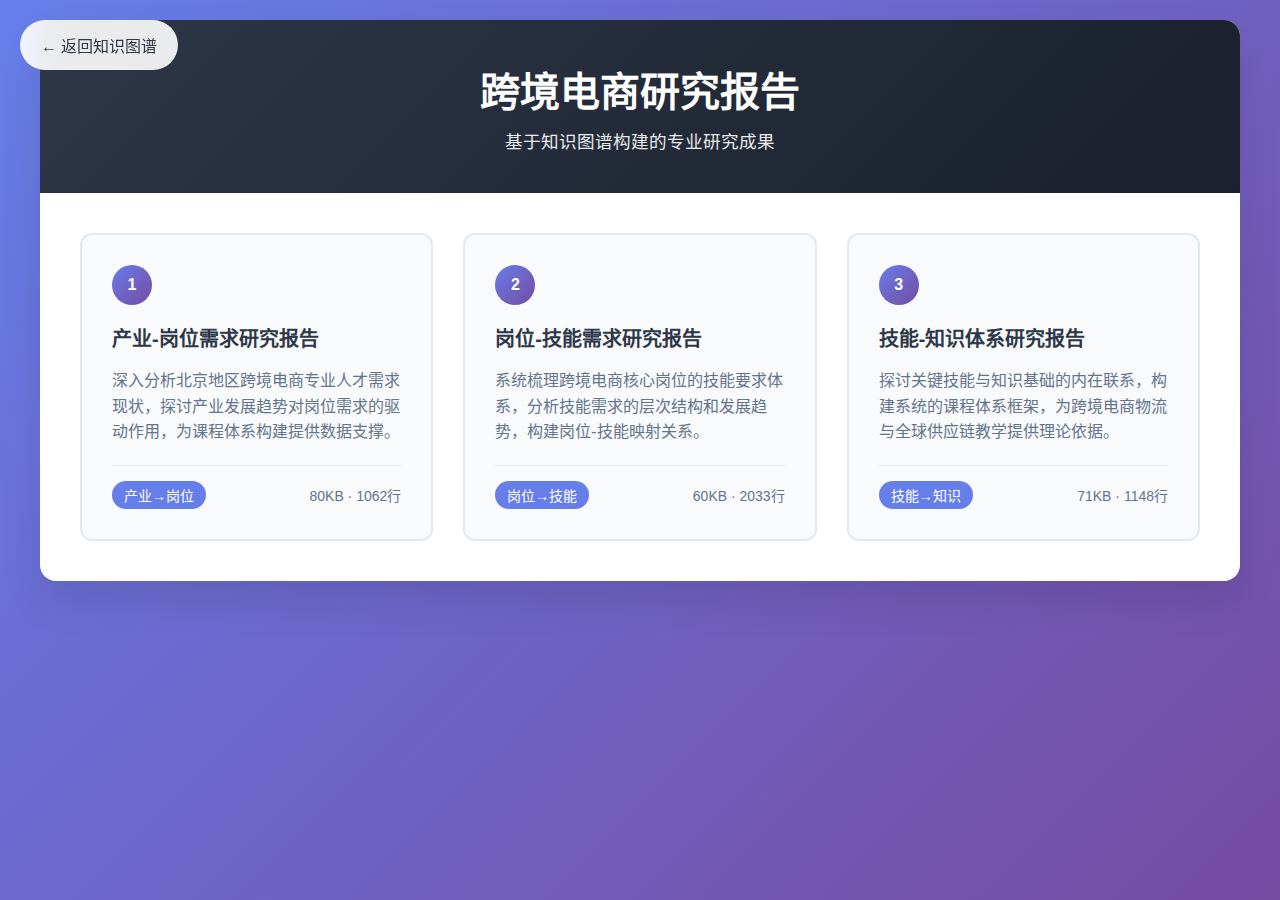
<file: 课件资源/研究报告/index.html>
<!DOCTYPE html>
<html lang="zh-CN">
<head>
    <meta charset="UTF-8">
    <meta name="viewport" content="width=device-width, initial-scale=1.0">
    <title>跨境电商研究报告目录</title>
    <style>
        * {
            margin: 0;
            padding: 0;
            box-sizing: border-box;
        }
        
        body {
            font-family: -apple-system, BlinkMacSystemFont, 'Segoe UI', 'Roboto', sans-serif;
            background: linear-gradient(135deg, #667eea 0%, #764ba2 100%);
            min-height: 100vh;
            padding: 20px;
        }
        
        .container {
            max-width: 1200px;
            margin: 0 auto;
            background: white;
            border-radius: 16px;
            box-shadow: 0 20px 40px rgba(0,0,0,0.1);
            overflow: hidden;
        }
        
        .header {
            background: linear-gradient(135deg, #2d3748 0%, #1a202c 100%);
            color: white;
            padding: 40px;
            text-align: center;
        }
        
        .header h1 {
            font-size: 2.5rem;
            margin-bottom: 10px;
            font-weight: 700;
        }
        
        .header p {
            font-size: 1.1rem;
            opacity: 0.9;
        }
        
        .reports-grid {
            padding: 40px;
            display: grid;
            grid-template-columns: repeat(auto-fit, minmax(350px, 1fr));
            gap: 30px;
        }
        
        .report-card {
            background: #f8fafc;
            border-radius: 12px;
            padding: 30px;
            border: 2px solid #e2e8f0;
            transition: all 0.3s ease;
            cursor: pointer;
        }
        
        .report-card:hover {
            transform: translateY(-5px);
            box-shadow: 0 15px 35px rgba(0,0,0,0.1);
            border-color: #667eea;
        }
        
        .report-number {
            background: linear-gradient(135deg, #667eea, #764ba2);
            color: white;
            width: 40px;
            height: 40px;
            border-radius: 50%;
            display: flex;
            align-items: center;
            justify-content: center;
            font-weight: bold;
            margin-bottom: 20px;
        }
        
        .report-title {
            font-size: 1.25rem;
            font-weight: 600;
            color: #2d3748;
            margin-bottom: 15px;
            line-height: 1.4;
        }
        
        .report-description {
            color: #64748b;
            line-height: 1.6;
            margin-bottom: 20px;
        }
        
        .report-meta {
            display: flex;
            justify-content: space-between;
            align-items: center;
            padding-top: 15px;
            border-top: 1px solid #e2e8f0;
        }
        
        .report-type {
            background: #667eea;
            color: white;
            padding: 4px 12px;
            border-radius: 20px;
            font-size: 0.875rem;
            font-weight: 500;
        }
        
        .report-size {
            color: #64748b;
            font-size: 0.875rem;
        }
        
        .back-button {
            position: fixed;
            top: 20px;
            left: 20px;
            background: rgba(255,255,255,0.9);
            color: #2d3748;
            padding: 12px 20px;
            border-radius: 25px;
            text-decoration: none;
            font-weight: 500;
            backdrop-filter: blur(10px);
            transition: all 0.3s ease;
            border: 1px solid rgba(255,255,255,0.2);
        }
        
        .back-button:hover {
            background: white;
            transform: translateY(-2px);
            box-shadow: 0 10px 25px rgba(0,0,0,0.1);
        }
        
        @media (max-width: 768px) {
            .header h1 {
                font-size: 2rem;
            }
            
            .reports-grid {
                grid-template-columns: 1fr;
                padding: 20px;
            }
            
            .header {
                padding: 30px 20px;
            }
        }
    </style>
</head>
<body>
    <a href="/know/" class="back-button">← 返回知识图谱</a>
    
    <div class="container">
        <div class="header">
            <h1>跨境电商研究报告</h1>
            <p>基于知识图谱构建的专业研究成果</p>
        </div>
        
        <div class="reports-grid">
            <div class="report-card" onclick="openReport('（1.1产-岗）北京地区跨境电商专业人才需求与培养研究报告：聚焦《跨境电商物流与全球供应链》课程.md')">
                <div class="report-number">1</div>
                <div class="report-title">产业-岗位需求研究报告</div>
                <div class="report-description">
                    深入分析北京地区跨境电商专业人才需求现状，探讨产业发展趋势对岗位需求的驱动作用，为课程体系构建提供数据支撑。
                </div>
                <div class="report-meta">
                    <div class="report-type">产业→岗位</div>
                    <div class="report-size">80KB · 1062行</div>
                </div>
            </div>
            
            <div class="report-card" onclick="openReport('（2岗-技）北京地区跨境电商岗位技能要求深度研究报告.md')">
                <div class="report-number">2</div>
                <div class="report-title">岗位-技能需求研究报告</div>
                <div class="report-description">
                    系统梳理跨境电商核心岗位的技能要求体系，分析技能需求的层次结构和发展趋势，构建岗位-技能映射关系。
                </div>
                <div class="report-meta">
                    <div class="report-type">岗位→技能</div>
                    <div class="report-size">60KB · 2033行</div>
                </div>
            </div>
            
            <div class="report-card" onclick="openReport('（3技-知）跨境电商岗位人才需求关键技能与《跨境电商物流与全球供应链》课程体系构建研究报告.md')">
                <div class="report-number">3</div>
                <div class="report-title">技能-知识体系研究报告</div>
                <div class="report-description">
                    探讨关键技能与知识基础的内在联系，构建系统的课程体系框架，为跨境电商物流与全球供应链教学提供理论依据。
                </div>
                <div class="report-meta">
                    <div class="report-type">技能→知识</div>
                    <div class="report-size">71KB · 1148行</div>
                </div>
            </div>
        </div>
    </div>
    
    <script>
        function openReport(filename) {
            // 在新窗口中打开报告文件
            window.open(filename, '_blank');
        }
        
        // 添加键盘快捷键支持
        document.addEventListener('keydown', function(e) {
            if (e.key === 'Escape') {
                window.close();
            }
        });
    </script>
</body>
</html>
</file>
